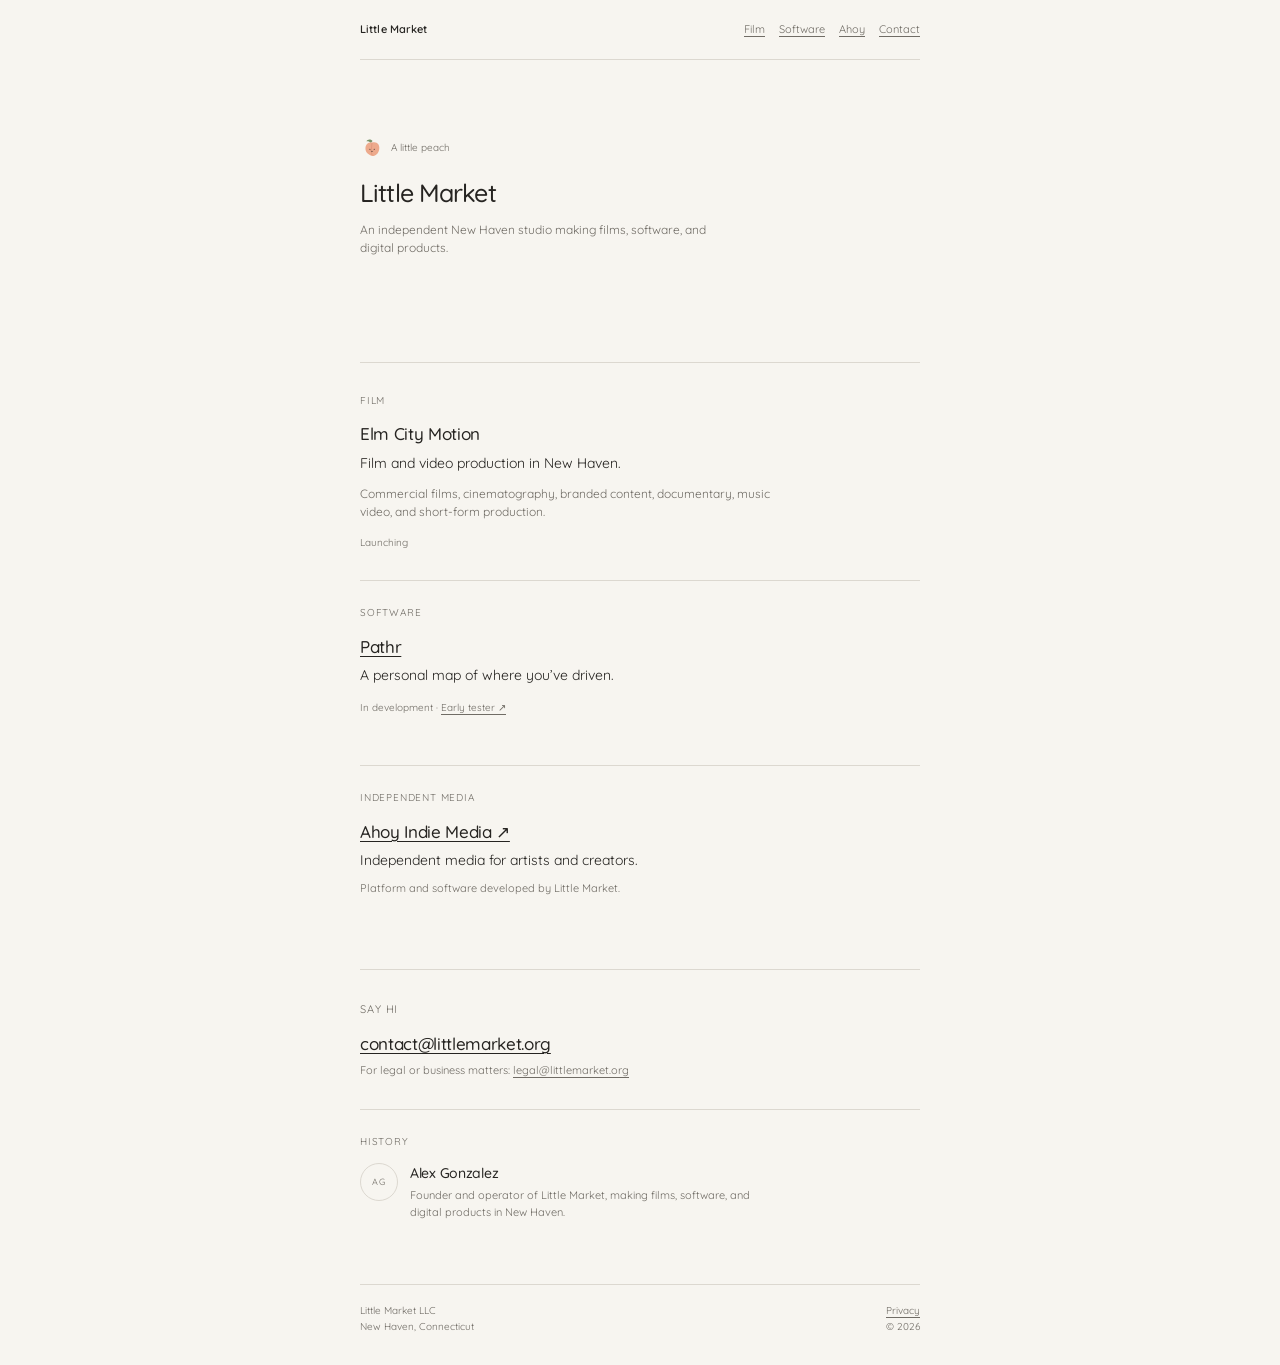
<file: index.html>
<!doctype html>
<html lang="en">
<head>
  <meta charset="utf-8">
  <meta name="viewport" content="width=device-width, initial-scale=1">
  <meta name="description" content="Little Market is a small independent studio for film, software, and digital products from New Haven.">
  <meta property="og:title" content="Little Market">
  <meta property="og:description" content="Film, software, and small digital products from New Haven.">
  <meta property="og:type" content="website">
  <meta property="og:url" content="https://littlemarket.github.io/">
  <meta property="og:site_name" content="Little Market LLC">
  <link rel="icon" type="image/svg+xml" href="/favicon.svg">
  <link rel="preconnect" href="https://fonts.googleapis.com">
  <link rel="preconnect" href="https://fonts.gstatic.com" crossorigin>
  <link href="https://fonts.googleapis.com/css2?family=Quicksand:wght@400;500;600&display=swap" rel="stylesheet">
  <link rel="stylesheet" href="styles.css?v=20260831-minimal">
  <title>Little Market</title>
</head>
<body>
  <div class="page">
    <header class="site-header">
      <a class="wordmark" href="#top" aria-label="Little Market home">Little Market</a>
      <nav aria-label="Primary navigation"><a href="#film">Film</a><a href="#software">Software</a><a href="#ahoy">Ahoy</a><a href="#contact">Contact</a></nav>
    </header>
    <main id="top">
      <section class="intro" aria-labelledby="page-title">
        <button class="peach-button" id="peach" type="button" aria-label="A little peach">
          <svg viewBox="0 0 44 44" aria-hidden="true"><path d="M23 9c-4.4-4.5-9.3-2.6-11.2.6 3.8-.2 6.5.9 8.1 3.3" fill="#789268"/><path d="M22 12c8.8-2.8 15 3.7 13.2 12.8C33.4 34.1 26.5 38 21.1 36.3 14.8 34.2 9.6 29.4 10 22.1c.4-7.6 5.8-11.4 12-10.1Z" fill="#edaa8c"/><path d="M22 13.5c-1.4 7.8-1.4 15.2-.2 21" fill="none" stroke="#d48770" stroke-width="1.25" stroke-linecap="round" opacity=".7"/><circle cx="18.2" cy="24.2" r="1" fill="#342d2a"/><circle cx="26.1" cy="24.2" r="1" fill="#342d2a"/><path d="M20.4 28c1 .9 2.1.9 3.1 0" fill="none" stroke="#342d2a" stroke-width="1" stroke-linecap="round"/></svg>
          <span class="pet-label">A little peach</span>
        </button>
        <h1 id="page-title">Little Market</h1>
        <p class="lede">An independent New Haven studio making films, software, and digital products.</p>

      </section>
      <section class="section primary-project" id="film" aria-labelledby="elm-city-motion">
        <p class="eyebrow">Film</p><h2 id="elm-city-motion">Elm City Motion</h2><p>Film and video production in New Haven.</p><p class="detail">Commercial films, cinematography, branded content, documentary, music video, and short-form production.</p><p class="status">Launching</p>
      </section>
      <section class="section" id="software" aria-labelledby="software-title">
        <p class="eyebrow">Software</p>
        <h2 id="software-title"><a href="pathr.html">Pathr</a></h2>
        <p>A personal map of where you&rsquo;ve driven.</p>
        <p class="status">In development · <a href="https://play.google.com/apps/internaltest/4700890274068280879" target="_blank" rel="noopener noreferrer">Early tester ↗</a></p>
      </section>
      <section class="section elsewhere" id="ahoy" aria-labelledby="ahoy-title">
        <p class="eyebrow">Independent media</p>
        <h2 id="ahoy-title"><a href="https://app.ahoy.ooo/" target="_blank" rel="noopener noreferrer">Ahoy Indie Media ↗</a></h2>
        <p>Independent media for artists and creators.</p>
        <p class="studio-note">Platform and software developed by Little Market.</p>
      </section>
      <section class="section contact" id="contact" aria-labelledby="contact-title"><p class="eyebrow">Say hi</p><h2 id="contact-title"><a href="mailto:contact@littlemarket.org">contact@littlemarket.org</a></h2><p>For legal or business matters: <a href="mailto:legal@littlemarket.org">legal@littlemarket.org</a></p></section>
      <section class="section history" aria-labelledby="history-title">
        <p class="eyebrow">History</p>
        <div class="founder">
          <div class="portrait-placeholder" role="img" aria-label="Photo placeholder for Alex Gonzalez">AG</div>
          <div>
            <h2 id="history-title">Alex Gonzalez</h2>
            <p>Founder and operator of Little Market, making films, software, and digital products in New Haven.</p>
          </div>
        </div>
      </section>
    </main>
    <footer><div>Little Market LLC<br>New Haven, Connecticut</div><div><a href="privacy.html">Privacy</a><br>© <span id="current-year">2026</span></div></footer>
  </div>
  <script src="script.js?v=20260831-minimal"></script>
</body>
</html>
</file>
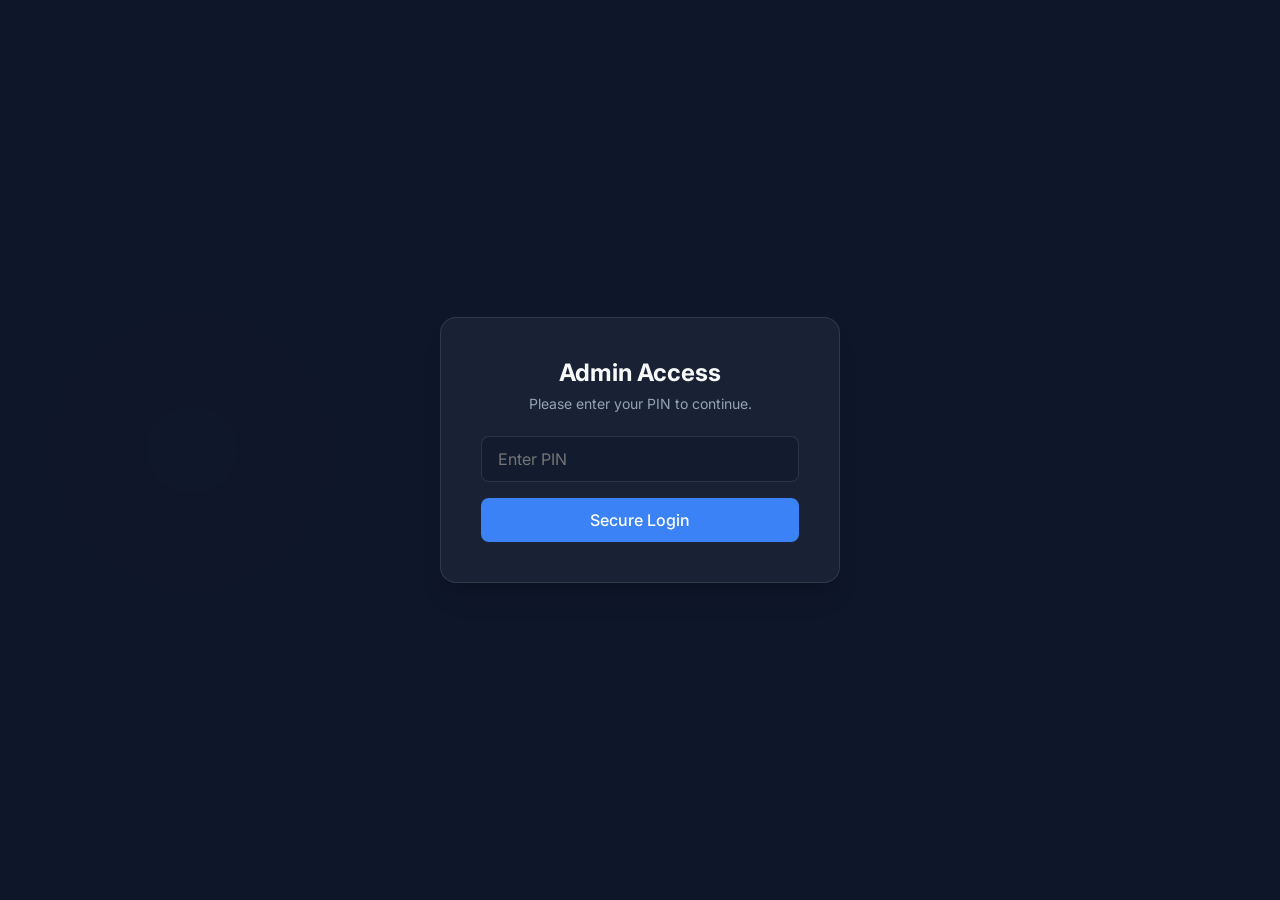
<file: admin.html>
<!DOCTYPE html>
<html lang="en">
<head>
    <meta charset="UTF-8">
    <meta name="viewport" content="width=device-width, initial-scale=1.0">
    <title>Admin Dashboard | Little Market</title>
    <link rel="stylesheet" href="admin.css">
    <link href="https://fonts.googleapis.com/css2?family=Inter:wght@400;500;600;700&display=swap" rel="stylesheet">
</head>
<body>
    <div id="auth-overlay" class="overlay active">
        <div class="auth-card">
            <h2>Admin Access</h2>
            <p>Please enter your PIN to continue.</p>
            <input type="password" id="pin-input" placeholder="Enter PIN" autocomplete="new-password">
            <button id="login-btn">Secure Login</button>
            <p id="auth-error" class="error-text hidden">Incorrect PIN.</p>
        </div>
    </div>

    <main id="dashboard" class="hidden">
        <header>
            <div class="header-content">
                <h1>Legal Obligations Tracker</h1>
                <p>Stay on top of your business requirements.</p>
            </div>
            <button id="logout-btn" class="secondary-btn">Lock Dashboard</button>
        </header>

        <section class="task-list">
            <div class="task-card" data-id="ct-annual-report-2026">
                <div class="task-info">
                    <span class="badge warning">Due: March 31, 2026</span>
                    <h3>2026 Annual Report - CT Secretary of State</h3>
                    <p>File online at business.ct.gov for Little Market LLC (US-CT.BER3201333).</p>
                    <a href="https://business.ct.gov" target="_blank" class="external-link">Go to Filing Portal ↗</a>
                </div>
                <div class="task-action">
                    <button class="mark-done-btn">Mark as Completed</button>
                    <div class="completed-info hidden">
                        <span class="check-icon">✓</span>
                        <span class="completion-date">Completed on <span class="date-val"></span></span>
                    </div>
                </div>
            </div>
            
            <div class="task-card" data-id="yearly-taxes-2025">
                <div class="task-info">
                    <span class="badge normal">Due: April 15, 2026</span>
                    <h3>2025 Federal & State Taxes</h3>
                    <p>Ensure all revenue and expenses are reconciled and filed with your CPA.</p>
                </div>
                <div class="task-action">
                    <button class="mark-done-btn">Mark as Completed</button>
                    <div class="completed-info hidden">
                        <span class="check-icon">✓</span>
                        <span class="completion-date">Completed on <span class="date-val"></span></span>
                    </div>
                </div>
            </div>
        </section>
    </main>
    <script src="admin.js"></script>
</body>
</html>
</file>
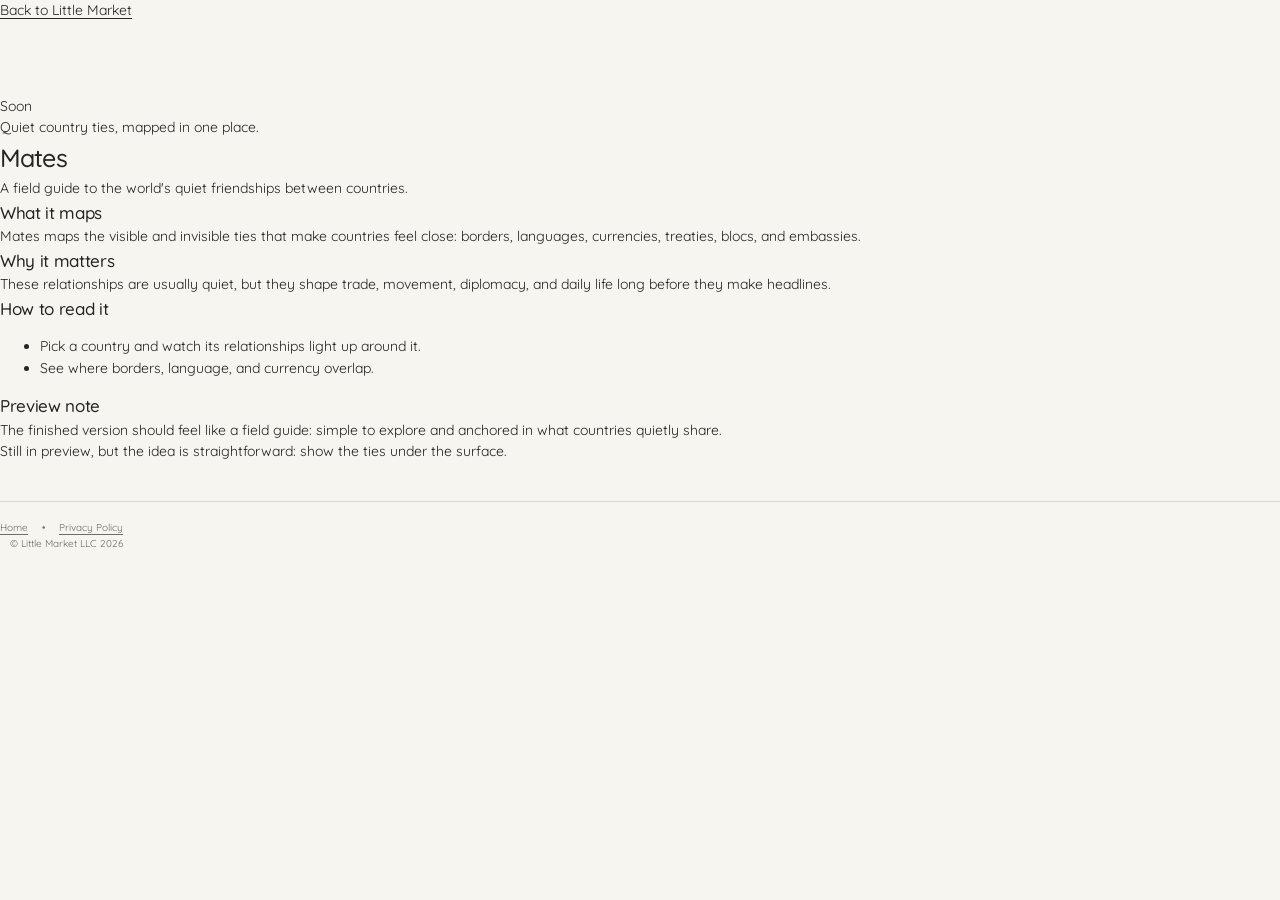
<file: mates.html>
<!DOCTYPE html>
<html lang="en">

<head>
  <meta charset="UTF-8" />
  <meta name="viewport" content="width=device-width, initial-scale=1.0" />
  <title>Mates Preview | Little Market</title>
  <meta name="description"
    content="Preview page for Mates, a field guide to the quiet connections between countries." />
  <meta property="og:title" content="Mates Preview | Little Market" />
  <meta property="og:description"
    content="Preview page for Mates, a field guide to the quiet connections between countries." />
  <meta property="og:type" content="website" />
  <meta property="og:url" content="https://littlemarket.github.io/mates.html" />
  <meta name="twitter:card" content="summary" />
  <meta name="twitter:title" content="Mates Preview | Little Market" />
  <meta name="twitter:description"
    content="Preview page for Mates, a field guide to the quiet connections between countries." />
  <link rel="icon" type="image/svg+xml" href="/favicon.svg" />
  <link rel="preconnect" href="https://fonts.googleapis.com" />
  <link rel="preconnect" href="https://fonts.gstatic.com" crossorigin />
  <link href="https://fonts.googleapis.com/css2?family=Quicksand:wght@400;500;600;700&display=swap" rel="stylesheet" />
  <link rel="stylesheet" href="styles.css" />
</head>

<body>
  <div class="sky" id="sky" aria-hidden="true">
    <div class="sun" id="sun"></div>
    <div class="stars" id="stars"></div>
  </div>

  <div class="preview-shell">
    <a class="preview-back" href="index.html#coming-soon">Back to Little Market</a>

    <main class="preview-card reveal">
      <div class="preview-header">
        <span class="preview-kicker">Soon</span>
        <p class="preview-header-copy">Quiet country ties, mapped in one place.</p>
      </div>
      <h1>Mates</h1>
      <p class="preview-summary">
        A field guide to the world&apos;s quiet friendships between countries.
      </p>

      <div class="preview-sections">
        <section class="preview-section">
          <h2>What it maps</h2>
          <p>
            Mates maps the visible and invisible ties that make countries feel close: borders,
            languages, currencies, treaties, blocs, and embassies.
          </p>
        </section>

        <section class="preview-section">
          <h2>Why it matters</h2>
          <p>
            These relationships are usually quiet, but they shape trade, movement, diplomacy, and
            daily life long before they make headlines.
          </p>
        </section>

        <section class="preview-section">
          <h2>How to read it</h2>
          <ul class="preview-list">
            <li>Pick a country and watch its relationships light up around it.</li>
            <li>See where borders, language, and currency overlap.</li>
          </ul>
        </section>

        <section class="preview-section">
          <h2>Preview note</h2>
          <p>
            The finished version should feel like a field guide: simple to explore and anchored in
            what countries quietly share.
          </p>
        </section>
      </div>

      <p class="preview-note">
        Still in preview, but the idea is straightforward: show the ties under the surface.
      </p>
    </main>

    <footer class="footer">
      <div class="footer-content">
        <nav class="footer-nav" aria-label="Footer">
          <a href="index.html" class="footer-link">Home</a>
          <span class="divider" aria-hidden="true">•</span>
          <a href="privacy.html" class="footer-link">Privacy Policy</a>
        </nav>
        <p>&copy; Little Market LLC <span id="current-year">2024</span></p>
      </div>
    </footer>
  </div>

  <script src="script.js"></script>
</body>

</html>
</file>
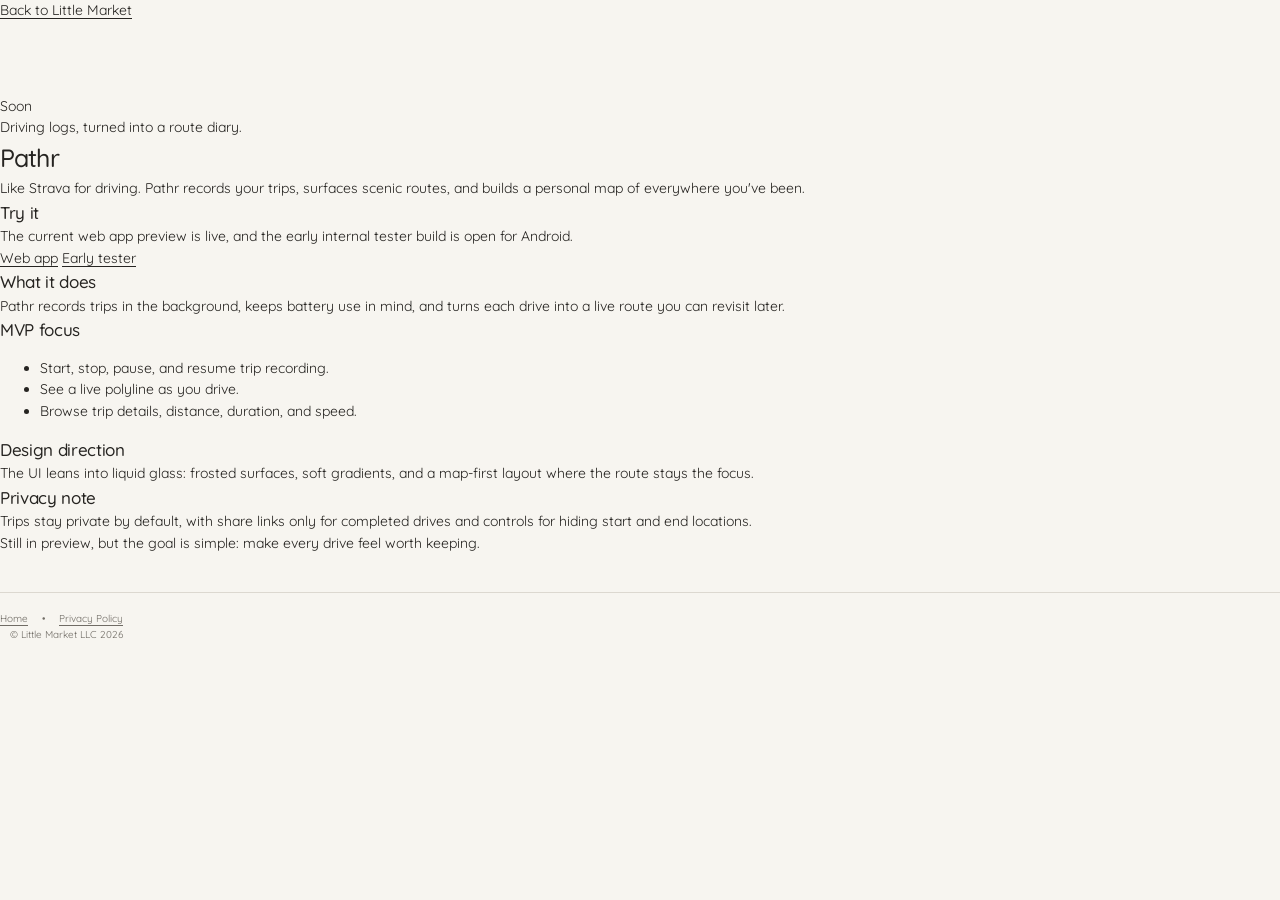
<file: pathr.html>
<!DOCTYPE html>
<html lang="en">

<head>
  <meta charset="UTF-8" />
  <meta name="viewport" content="width=device-width, initial-scale=1.0" />
  <title>Pathr Preview | Little Market</title>
  <meta name="description"
    content="Preview page for Pathr, a driving log that turns trips into a personal map." />
  <meta property="og:title" content="Pathr Preview | Little Market" />
  <meta property="og:description"
    content="Preview page for Pathr, a driving log that turns trips into a personal map." />
  <meta property="og:type" content="website" />
  <meta property="og:url" content="https://littlemarket.github.io/pathr.html" />
  <meta name="twitter:card" content="summary" />
  <meta name="twitter:title" content="Pathr Preview | Little Market" />
  <meta name="twitter:description"
    content="Preview page for Pathr, a driving log that turns trips into a personal map." />
  <link rel="icon" type="image/svg+xml" href="/favicon.svg" />
  <link rel="preconnect" href="https://fonts.googleapis.com" />
  <link rel="preconnect" href="https://fonts.gstatic.com" crossorigin />
  <link href="https://fonts.googleapis.com/css2?family=Quicksand:wght@400;500;600;700&display=swap" rel="stylesheet" />
  <link rel="stylesheet" href="styles.css" />
</head>

<body>
  <div class="sky" id="sky" aria-hidden="true">
    <div class="sun" id="sun"></div>
    <div class="stars" id="stars"></div>
  </div>

  <div class="preview-shell">
    <a class="preview-back" href="index.html#coming-soon">Back to Little Market</a>

    <main class="preview-card reveal">
      <div class="preview-header">
        <span class="preview-kicker">Soon</span>
        <p class="preview-header-copy">Driving logs, turned into a route diary.</p>
      </div>
      <h1>Pathr</h1>
      <p class="preview-summary">
        Like Strava for driving. Pathr records your trips, surfaces scenic routes, and builds a
        personal map of everywhere you&apos;ve been.
      </p>

      <section class="preview-section">
        <h2>Try it</h2>
        <p>
          The current web app preview is live, and the early internal tester build is open for Android.
        </p>
        <div class="app-card-actions">
          <a href="https://pathr.onrender.com/" class="preview-link" target="_blank" rel="noopener noreferrer">Web app</a>
          <a href="https://play.google.com/apps/internaltest/4700890274068280879" class="preview-link" target="_blank" rel="noopener noreferrer">Early tester</a>
        </div>
      </section>

      <div class="preview-sections">
        <section class="preview-section">
          <h2>What it does</h2>
          <p>
            Pathr records trips in the background, keeps battery use in mind, and turns each drive
            into a live route you can revisit later.
          </p>
        </section>

        <section class="preview-section">
          <h2>MVP focus</h2>
          <ul class="preview-list">
            <li>Start, stop, pause, and resume trip recording.</li>
            <li>See a live polyline as you drive.</li>
            <li>Browse trip details, distance, duration, and speed.</li>
          </ul>
        </section>

        <section class="preview-section">
          <h2>Design direction</h2>
          <p>
            The UI leans into liquid glass: frosted surfaces, soft gradients, and a map-first layout
            where the route stays the focus.
          </p>
        </section>

        <section class="preview-section">
          <h2>Privacy note</h2>
          <p>
            Trips stay private by default, with share links only for completed drives and controls
            for hiding start and end locations.
          </p>
        </section>
      </div>

      <p class="preview-note">
        Still in preview, but the goal is simple: make every drive feel worth keeping.
      </p>
    </main>

    <footer class="footer">
      <div class="footer-content">
        <nav class="footer-nav" aria-label="Footer">
          <a href="index.html" class="footer-link">Home</a>
          <span class="divider" aria-hidden="true">•</span>
          <a href="privacy.html" class="footer-link">Privacy Policy</a>
        </nav>
        <p>&copy; Little Market LLC <span id="current-year">2024</span></p>
      </div>
    </footer>
  </div>

  <script src="script.js"></script>
</body>

</html>
</file>
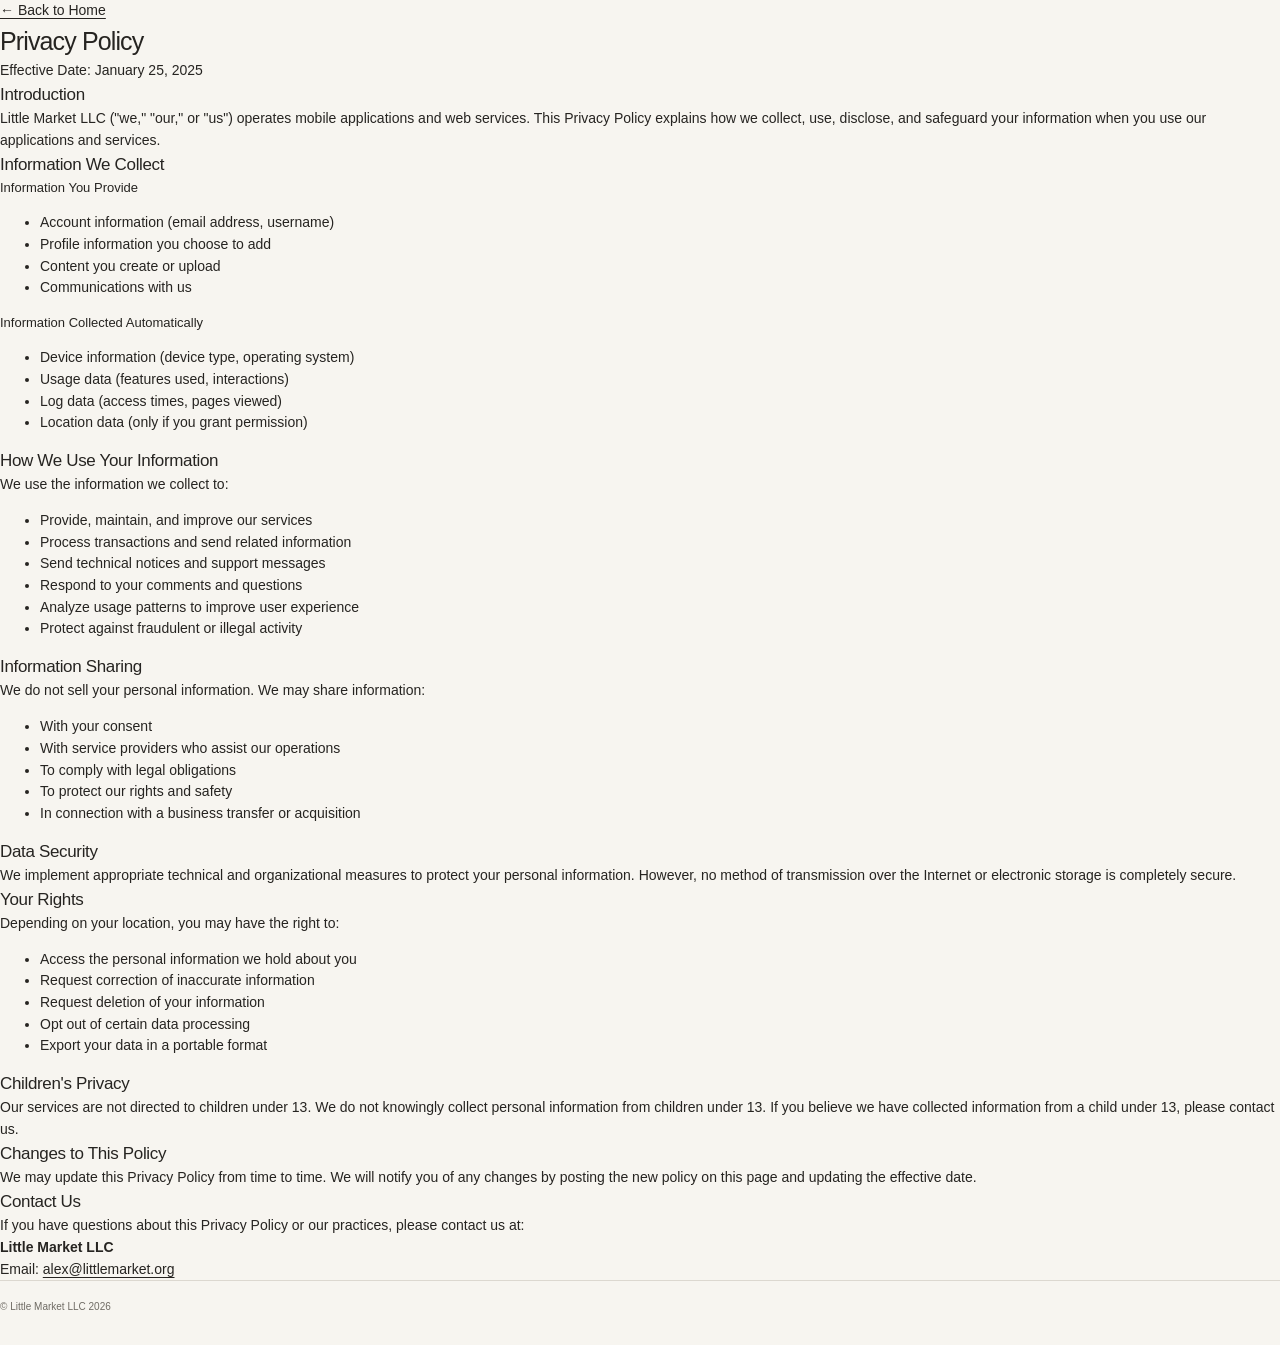
<file: privacy.html>
<!DOCTYPE html>
<html lang="en">
<head>
  <meta charset="UTF-8" />
  <title>Privacy Policy - Little Market LLC</title>
  <meta name="viewport" content="width=device-width, initial-scale=1.0" />
  <meta name="description" content="Privacy Policy for Little Market LLC applications and services." />

  <!-- Open Graph -->
  <meta property="og:title" content="Privacy Policy - Little Market LLC" />
  <meta property="og:description" content="Privacy Policy for Little Market LLC applications and services." />
  <meta property="og:type" content="website" />
  <meta property="og:url" content="https://littlemarket.github.io/privacy.html" />
  <meta property="og:site_name" content="Little Market LLC" />

  <!-- Twitter -->
  <meta name="twitter:card" content="summary" />
  <meta name="twitter:title" content="Privacy Policy - Little Market LLC" />
  <meta name="twitter:description" content="Privacy Policy for Little Market LLC applications and services." />

  <link rel="icon" type="image/svg+xml" href="/favicon.svg" />
  <link rel="stylesheet" href="styles.css" />
</head>
<body>
  <div class="container policy-page">
    <div class="policy-header">
      <a href="/" class="back-link">&larr; Back to Home</a>
      <h1>Privacy Policy</h1>
      <p class="effective-date">Effective Date: January 25, 2025</p>
    </div>

    <div class="policy-card">
      <section class="policy-section">
        <h2>Introduction</h2>
        <p>
          Little Market LLC ("we," "our," or "us") operates mobile applications and web services.
          This Privacy Policy explains how we collect, use, disclose, and safeguard your information
          when you use our applications and services.
        </p>
      </section>

      <section class="policy-section">
        <h2>Information We Collect</h2>
        <h3>Information You Provide</h3>
        <ul>
          <li>Account information (email address, username)</li>
          <li>Profile information you choose to add</li>
          <li>Content you create or upload</li>
          <li>Communications with us</li>
        </ul>

        <h3>Information Collected Automatically</h3>
        <ul>
          <li>Device information (device type, operating system)</li>
          <li>Usage data (features used, interactions)</li>
          <li>Log data (access times, pages viewed)</li>
          <li>Location data (only if you grant permission)</li>
        </ul>
      </section>

      <section class="policy-section">
        <h2>How We Use Your Information</h2>
        <p>We use the information we collect to:</p>
        <ul>
          <li>Provide, maintain, and improve our services</li>
          <li>Process transactions and send related information</li>
          <li>Send technical notices and support messages</li>
          <li>Respond to your comments and questions</li>
          <li>Analyze usage patterns to improve user experience</li>
          <li>Protect against fraudulent or illegal activity</li>
        </ul>
      </section>

      <section class="policy-section">
        <h2>Information Sharing</h2>
        <p>We do not sell your personal information. We may share information:</p>
        <ul>
          <li>With your consent</li>
          <li>With service providers who assist our operations</li>
          <li>To comply with legal obligations</li>
          <li>To protect our rights and safety</li>
          <li>In connection with a business transfer or acquisition</li>
        </ul>
      </section>

      <section class="policy-section">
        <h2>Data Security</h2>
        <p>
          We implement appropriate technical and organizational measures to protect your
          personal information. However, no method of transmission over the Internet or
          electronic storage is completely secure.
        </p>
      </section>

      <section class="policy-section">
        <h2>Your Rights</h2>
        <p>Depending on your location, you may have the right to:</p>
        <ul>
          <li>Access the personal information we hold about you</li>
          <li>Request correction of inaccurate information</li>
          <li>Request deletion of your information</li>
          <li>Opt out of certain data processing</li>
          <li>Export your data in a portable format</li>
        </ul>
      </section>

      <section class="policy-section">
        <h2>Children's Privacy</h2>
        <p>
          Our services are not directed to children under 13. We do not knowingly collect
          personal information from children under 13. If you believe we have collected
          information from a child under 13, please contact us.
        </p>
      </section>

      <section class="policy-section">
        <h2>Changes to This Policy</h2>
        <p>
          We may update this Privacy Policy from time to time. We will notify you of any
          changes by posting the new policy on this page and updating the effective date.
        </p>
      </section>

      <section class="policy-section">
        <h2>Contact Us</h2>
        <p>
          If you have questions about this Privacy Policy or our practices, please contact us at:
        </p>
        <p class="contact-info">
          <strong>Little Market LLC</strong><br />
          Email: <a href="mailto:alex@littlemarket.org">alex@littlemarket.org</a>
        </p>
      </section>
    </div>

    <footer class="footer">
      <div class="footer-content">
        <p>&copy; Little Market LLC <span id="current-year">2024</span></p>
      </div>
    </footer>
  </div>

  <script src="script.js"></script>
</body>
</html>
</file>
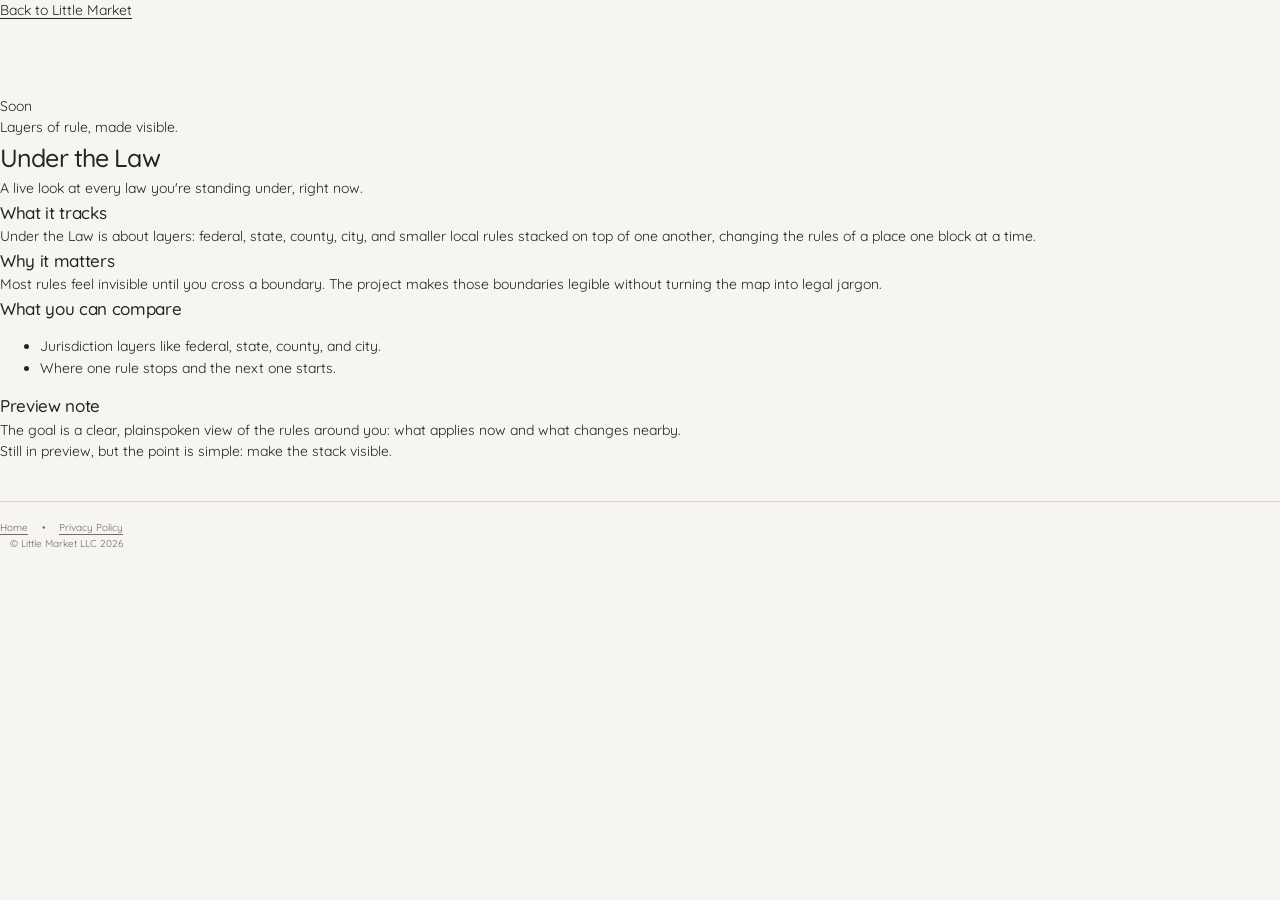
<file: under-the-law.html>
<!DOCTYPE html>
<html lang="en">

<head>
  <meta charset="UTF-8" />
  <meta name="viewport" content="width=device-width, initial-scale=1.0" />
  <title>Under the Law Preview | Little Market</title>
  <meta name="description"
    content="Preview page for Under the Law, a live look at the rules around you." />
  <meta property="og:title" content="Under the Law Preview | Little Market" />
  <meta property="og:description"
    content="Preview page for Under the Law, a live look at the rules around you." />
  <meta property="og:type" content="website" />
  <meta property="og:url" content="https://littlemarket.github.io/under-the-law.html" />
  <meta name="twitter:card" content="summary" />
  <meta name="twitter:title" content="Under the Law Preview | Little Market" />
  <meta name="twitter:description"
    content="Preview page for Under the Law, a live look at the rules around you." />
  <link rel="icon" type="image/svg+xml" href="/favicon.svg" />
  <link rel="preconnect" href="https://fonts.googleapis.com" />
  <link rel="preconnect" href="https://fonts.gstatic.com" crossorigin />
  <link href="https://fonts.googleapis.com/css2?family=Quicksand:wght@400;500;600;700&display=swap" rel="stylesheet" />
  <link rel="stylesheet" href="styles.css" />
</head>

<body>
  <div class="sky" id="sky" aria-hidden="true">
    <div class="sun" id="sun"></div>
    <div class="stars" id="stars"></div>
  </div>

  <div class="preview-shell">
    <a class="preview-back" href="index.html#coming-soon">Back to Little Market</a>

    <main class="preview-card reveal">
      <div class="preview-header">
        <span class="preview-kicker">Soon</span>
        <p class="preview-header-copy">Layers of rule, made visible.</p>
      </div>
      <h1>Under the Law</h1>
      <p class="preview-summary">
        A live look at every law you&apos;re standing under, right now.
      </p>

      <div class="preview-sections">
        <section class="preview-section">
          <h2>What it tracks</h2>
          <p>
            Under the Law is about layers: federal, state, county, city, and smaller local rules
            stacked on top of one another, changing the rules of a place one block at a time.
          </p>
        </section>

        <section class="preview-section">
          <h2>Why it matters</h2>
          <p>
            Most rules feel invisible until you cross a boundary. The project makes those boundaries
            legible without turning the map into legal jargon.
          </p>
        </section>

        <section class="preview-section">
          <h2>What you can compare</h2>
          <ul class="preview-list">
            <li>Jurisdiction layers like federal, state, county, and city.</li>
            <li>Where one rule stops and the next one starts.</li>
          </ul>
        </section>

        <section class="preview-section">
          <h2>Preview note</h2>
          <p>
            The goal is a clear, plainspoken view of the rules around you: what applies now and
            what changes nearby.
          </p>
        </section>
      </div>

      <p class="preview-note">
        Still in preview, but the point is simple: make the stack visible.
      </p>
    </main>

    <footer class="footer">
      <div class="footer-content">
        <nav class="footer-nav" aria-label="Footer">
          <a href="index.html" class="footer-link">Home</a>
          <span class="divider" aria-hidden="true">•</span>
          <a href="privacy.html" class="footer-link">Privacy Policy</a>
        </nav>
        <p>&copy; Little Market LLC <span id="current-year">2024</span></p>
      </div>
    </footer>
  </div>

  <script src="script.js"></script>
</body>

</html>
</file>
<file: styles.css>
:root { --paper: #f7f5f0; --ink: #262421; --quiet: #706c65; --rule: #dcd8d0; }
* { box-sizing: border-box; }
html { scroll-behavior: smooth; }
body { margin: 0; background: var(--paper); color: var(--ink); font: 400 14px/1.55 Quicksand, -apple-system, BlinkMacSystemFont, "Segoe UI", sans-serif; -webkit-font-smoothing: antialiased; }
a { color: inherit; text-decoration-thickness: 1px; text-underline-offset: 3px; }
a:hover { color: var(--quiet); }
a:focus-visible, button:focus-visible { outline: 1px solid var(--ink); outline-offset: 4px; }
.page { width: min(100% - 40px, 560px); margin: 0 auto; }
.site-header { display: flex; justify-content: space-between; align-items: baseline; padding: 21px 0; border-bottom: 1px solid var(--rule); font-size: 11px; }
.wordmark { font-weight: 600; text-decoration: none; letter-spacing: .01em; }
nav { display: flex; gap: 14px; } nav a { color: var(--quiet); }
main { padding: 74px 0 38px; }.intro { margin-bottom: 104px; }
.peach-button { display: inline-flex; align-items: center; gap: 7px; margin: 0 0 12px -2px; padding: 2px; border: 0; background: transparent; color: var(--quiet); font: inherit; font-size: 10px; cursor: pointer; }
.peach-button svg { width: 24px; height: 24px; transition: transform 180ms ease; }.peach-button:hover svg { transform: rotate(-7deg); }.peach-button.petted svg { animation: peach-wiggle 440ms ease-in-out; }
@keyframes peach-wiggle { 0%, 100% { transform: rotate(0) scale(1); } 30% { transform: rotate(-10deg) scale(.92, 1.08); } 65% { transform: rotate(9deg) scale(1.05, .96); } }
h1, h2, h3, p { margin: 0; } h1 { font-size: 25px; font-weight: 500; letter-spacing: -.035em; }.lede { max-width: 365px; margin-top: 8px; color: var(--quiet); font-size: 12px; }.studio-note { max-width: 365px; margin-top: 8px; color: var(--quiet); font-size: 11px; }
.section { padding: 24px 0 30px; border-top: 1px solid var(--rule); }.eyebrow { margin-bottom: 13px; color: var(--quiet); font-size: 10px; letter-spacing: .08em; text-transform: uppercase; } h2 { font-size: 17px; font-weight: 500; letter-spacing: -.02em; }.section > h2 + p { margin-top: 5px; }.detail { max-width: 410px; margin-top: 10px; color: var(--quiet); font-size: 12px; }.status, .project-row span { color: var(--quiet); font-size: 10px; }.status { margin-top: 13px; }.primary-project { padding-top: 30px; }
.project-list { margin-top: 15px; }.project-row { padding: 14px 0; border-top: 1px solid var(--rule); }.project-row:last-child { border-bottom: 1px solid var(--rule); }h3 { font-size: 13px; font-weight: 500; }.project-row p { margin-top: 3px; font-size: 12px; }.project-row span { display: block; margin-top: 7px; }.elsewhere { margin-top: 20px; }.contact { margin-top: 42px; }.contact > p { margin-top: 7px; color: var(--quiet); font-size: 11px; }
.history { padding-bottom: 24px; }.founder { display: flex; align-items: flex-start; gap: 12px; }.portrait-placeholder { display: grid; place-items: center; flex: 0 0 38px; width: 38px; height: 38px; border: 1px solid var(--rule); border-radius: 50%; color: var(--quiet); font-size: 9px; letter-spacing: .06em; }.founder h2 { font-size: 14px; }.founder p { max-width: 365px; margin-top: 3px; color: var(--quiet); font-size: 11px; }
footer { display: flex; justify-content: space-between; padding: 18px 0 30px; border-top: 1px solid var(--rule); color: var(--quiet); font-size: 10px; line-height: 1.6; }footer div:last-child { text-align: right; }
@media (max-width: 420px) { .page { width: min(100% - 32px, 560px); }.site-header { padding-top: 17px; }main { padding-top: 58px; }.intro { margin-bottom: 76px; }nav { gap: 10px; } }
@media (prefers-reduced-motion: reduce) { html { scroll-behavior: auto; }.peach-button svg, .peach-button.petted svg { animation: none; transition: none; } }
</file>
<file: admin.css>
:root {
    --bg-color: #0f172a;
    --card-bg: rgba(30, 41, 59, 0.7);
    --card-border: rgba(255, 255, 255, 0.1);
    --text-primary: #f8fafc;
    --text-secondary: #94a3b8;
    --primary-color: #3b82f6;
    --primary-hover: #2563eb;
    --success-color: #10b981;
    --warning-color: #f59e0b;
    --error-color: #ef4444;
    --glass-blur: blur(12px);
}

* {
    box-sizing: border-box;
    margin: 0;
    padding: 0;
    font-family: 'Inter', sans-serif;
}

body {
    background-color: var(--bg-color);
    background-image: radial-gradient(circle at 15% 50%, rgba(59, 130, 246, 0.15), transparent 25%),
                      radial-gradient(circle at 85% 30%, rgba(16, 185, 129, 0.15), transparent 25%);
    color: var(--text-primary);
    min-height: 100vh;
    display: flex;
    justify-content: center;
    align-items: flex-start;
    padding: 2rem;
}

/* Authentication Overlay */
.overlay {
    position: fixed;
    top: 0;
    left: 0;
    width: 100%;
    height: 100%;
    background: rgba(15, 23, 42, 0.95);
    backdrop-filter: var(--glass-blur);
    display: flex;
    justify-content: center;
    align-items: center;
    z-index: 100;
    opacity: 0;
    pointer-events: none;
    transition: opacity 0.3s ease;
}

.overlay.active {
    opacity: 1;
    pointer-events: all;
}

.auth-card {
    background: var(--card-bg);
    border: 1px solid var(--card-border);
    padding: 2.5rem;
    border-radius: 1rem;
    width: 100%;
    max-width: 400px;
    text-align: center;
    box-shadow: 0 20px 25px -5px rgba(0, 0, 0, 0.1), 0 10px 10px -5px rgba(0, 0, 0, 0.04);
}

.auth-card h2 {
    margin-bottom: 0.5rem;
    font-size: 1.5rem;
}

.auth-card p {
    color: var(--text-secondary);
    margin-bottom: 1.5rem;
    font-size: 0.875rem;
}

.auth-card input {
    width: 100%;
    padding: 0.75rem 1rem;
    background: rgba(15, 23, 42, 0.5);
    border: 1px solid var(--card-border);
    border-radius: 0.5rem;
    color: var(--text-primary);
    font-size: 1rem;
    margin-bottom: 1rem;
    outline: none;
    transition: border-color 0.2s;
}

.auth-card input:focus {
    border-color: var(--primary-color);
}

button {
    width: 100%;
    padding: 0.75rem 1rem;
    background: var(--primary-color);
    color: white;
    border: none;
    border-radius: 0.5rem;
    font-size: 1rem;
    font-weight: 500;
    cursor: pointer;
    transition: background-color 0.2s, transform 0.1s;
}

button:hover {
    background: var(--primary-hover);
}

button:active {
    transform: scale(0.98);
}

.secondary-btn {
    background: transparent;
    border: 1px solid var(--card-border);
    color: var(--text-secondary);
    width: auto;
    padding: 0.5rem 1rem;
    font-size: 0.875rem;
}

.secondary-btn:hover {
    background: rgba(255, 255, 255, 0.05);
}

.error-text {
    color: var(--error-color) !important;
    margin-top: 1rem;
    margin-bottom: 0 !important;
}

.hidden {
    display: none !important;
}

/* Dashboard */
main#dashboard {
    width: 100%;
    max-width: 800px;
    animation: fadeIn 0.5s ease;
}

@keyframes fadeIn {
    from { opacity: 0; transform: translateY(10px); }
    to { opacity: 1; transform: translateY(0); }
}

header {
    display: flex;
    justify-content: space-between;
    align-items: flex-end;
    margin-bottom: 2rem;
    padding-bottom: 1rem;
    border-bottom: 1px solid var(--card-border);
}

header h1 {
    font-size: 1.875rem;
    margin-bottom: 0.25rem;
}

header p {
    color: var(--text-secondary);
    font-size: 0.875rem;
}

.task-list {
    display: flex;
    flex-direction: column;
    gap: 1rem;
}

.task-card {
    background: var(--card-bg);
    border: 1px solid var(--card-border);
    border-radius: 1rem;
    padding: 1.5rem;
    display: flex;
    justify-content: space-between;
    align-items: center;
    backdrop-filter: var(--glass-blur);
    transition: border-color 0.2s, transform 0.2s;
}

.task-card:hover {
    border-color: rgba(255, 255, 255, 0.2);
    transform: translateY(-2px);
}

.task-card.completed {
    border-color: rgba(16, 185, 129, 0.3);
    background: rgba(16, 185, 129, 0.05);
}

.task-info {
    flex: 1;
    padding-right: 1.5rem;
}

.badge {
    display: inline-block;
    padding: 0.25rem 0.5rem;
    border-radius: 0.25rem;
    font-size: 0.75rem;
    font-weight: 600;
    margin-bottom: 0.75rem;
    text-transform: uppercase;
    letter-spacing: 0.05em;
}

.badge.warning {
    background: rgba(245, 158, 11, 0.2);
    color: var(--warning-color);
}

.badge.normal {
    background: rgba(148, 163, 184, 0.2);
    color: var(--text-secondary);
}

.task-card.completed .badge {
    background: rgba(16, 185, 129, 0.2);
    color: var(--success-color);
}

.task-info h3 {
    font-size: 1.25rem;
    margin-bottom: 0.5rem;
}

.task-info p {
    color: var(--text-secondary);
    font-size: 0.9375rem;
    line-height: 1.5;
    margin-bottom: 0.5rem;
}

.external-link {
    color: var(--primary-color);
    text-decoration: none;
    font-size: 0.875rem;
    font-weight: 500;
}

.external-link:hover {
    text-decoration: underline;
}

.task-action {
    display: flex;
    flex-direction: column;
    align-items: flex-end;
}

.mark-done-btn {
    width: auto;
    white-space: nowrap;
}

.completed-info {
    display: flex;
    align-items: center;
    gap: 0.5rem;
    color: var(--success-color);
}

.check-icon {
    display: inline-flex;
    justify-content: center;
    align-items: center;
    width: 24px;
    height: 24px;
    background: var(--success-color);
    color: white;
    border-radius: 50%;
    font-size: 14px;
    font-weight: bold;
}

.completion-date {
    font-size: 0.875rem;
    color: var(--text-secondary);
}

@media (max-width: 640px) {
    .task-card {
        flex-direction: column;
        align-items: flex-start;
    }
    
    .task-info {
        padding-right: 0;
        margin-bottom: 1.5rem;
    }
    
    .task-action {
        width: 100%;
        align-items: flex-start;
    }
    
    .mark-done-btn {
        width: 100%;
    }
}
</file>
